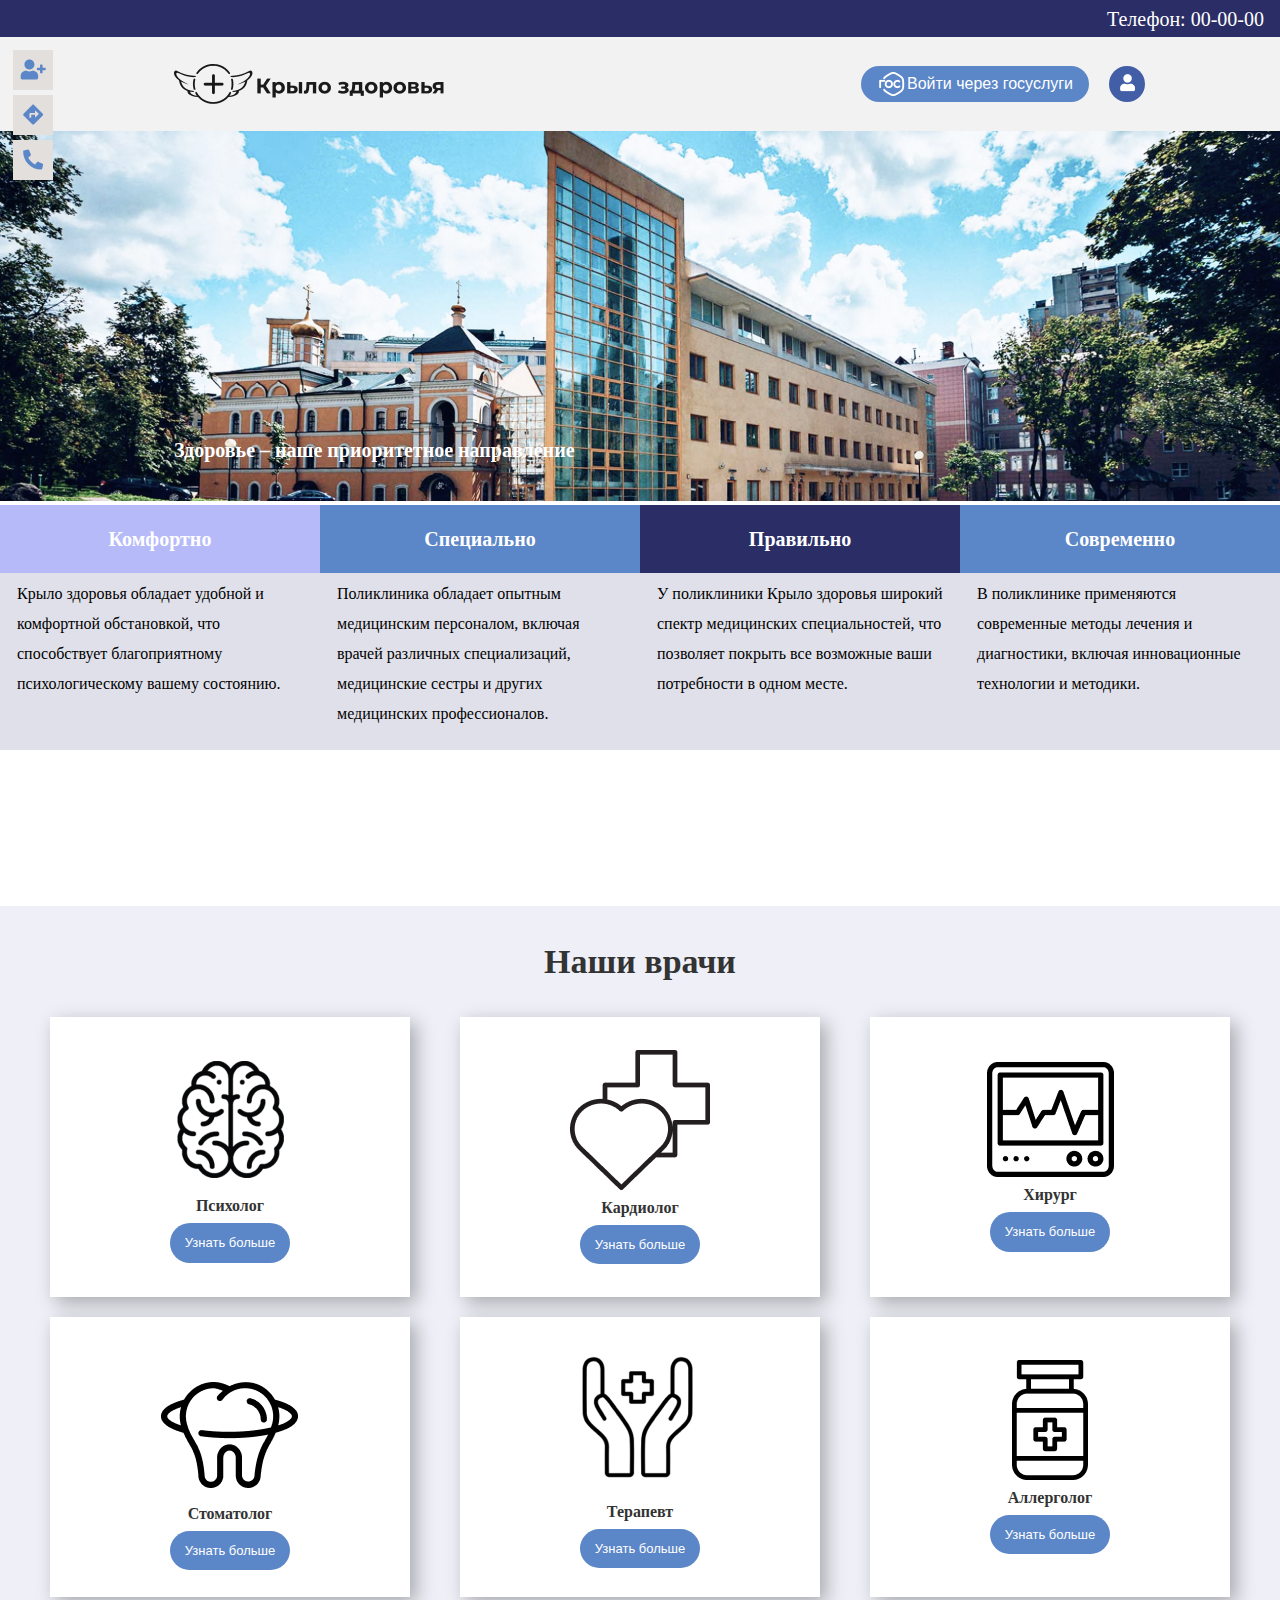
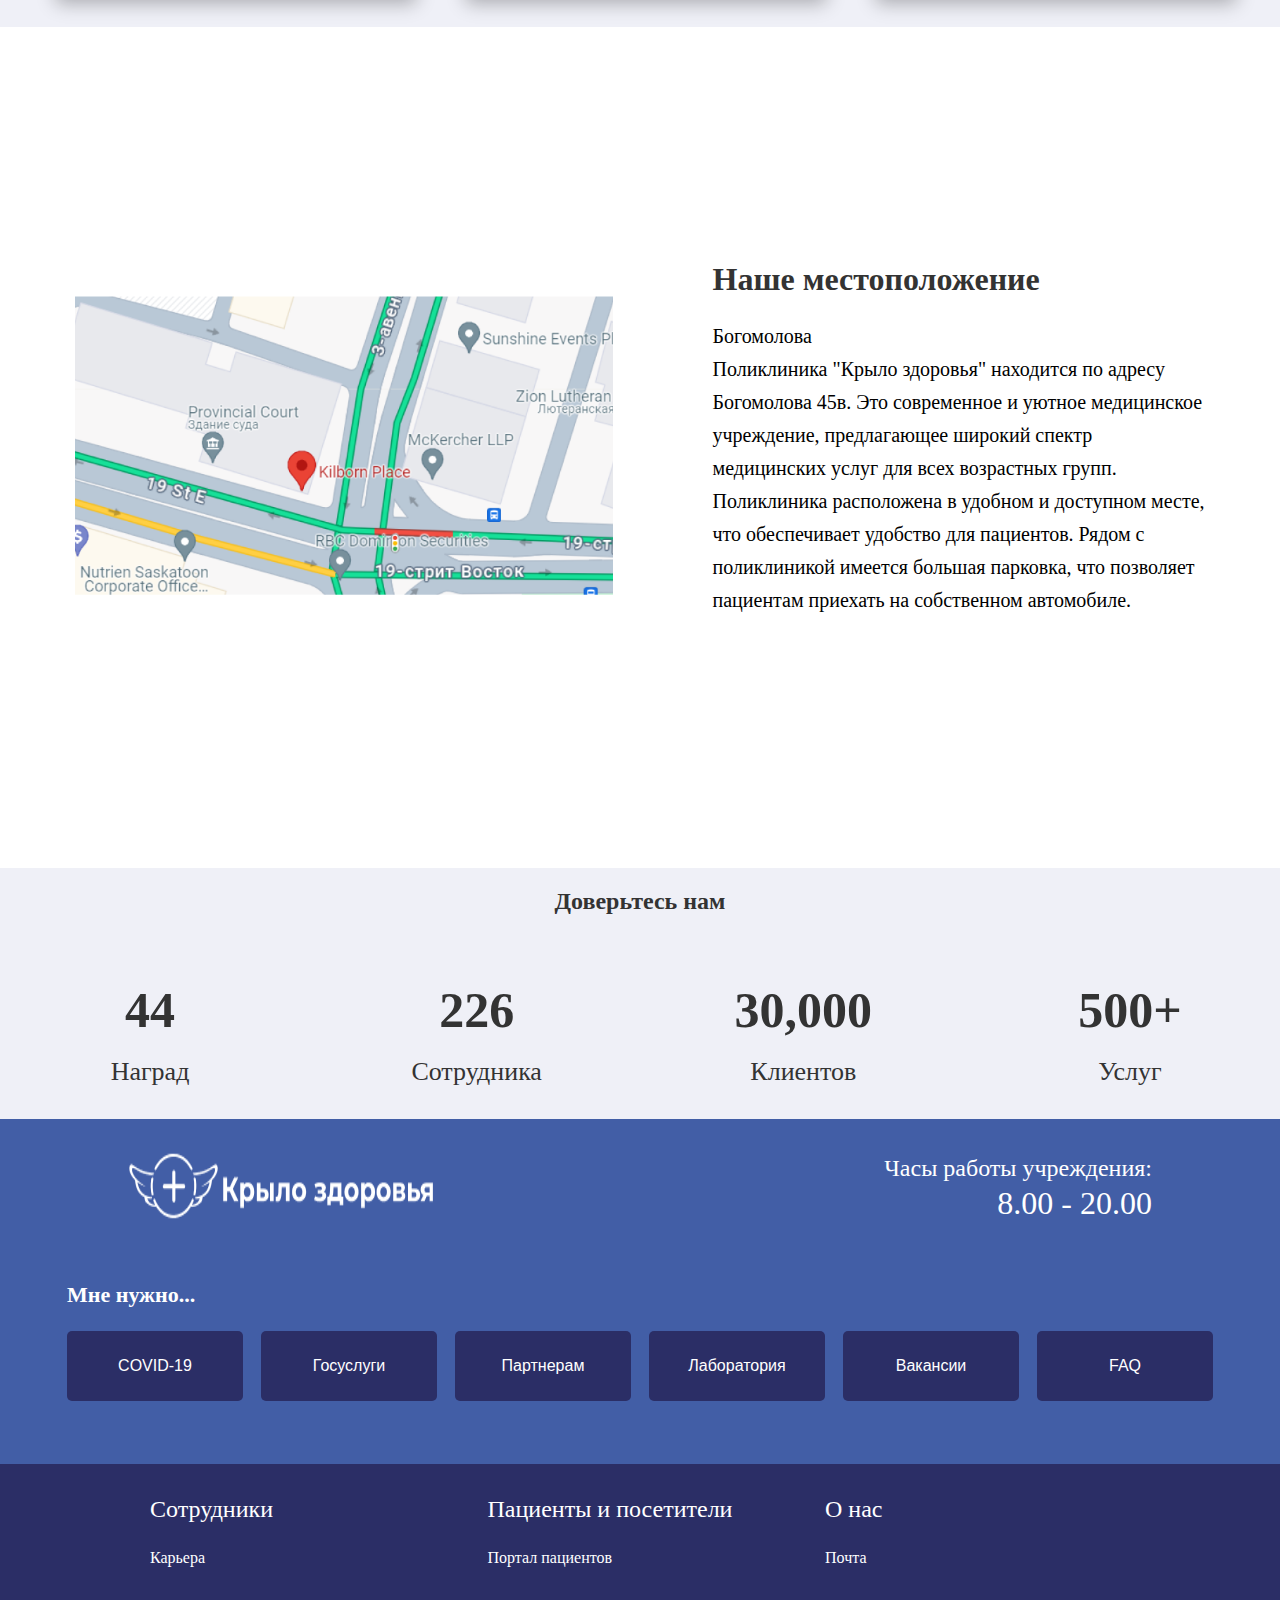
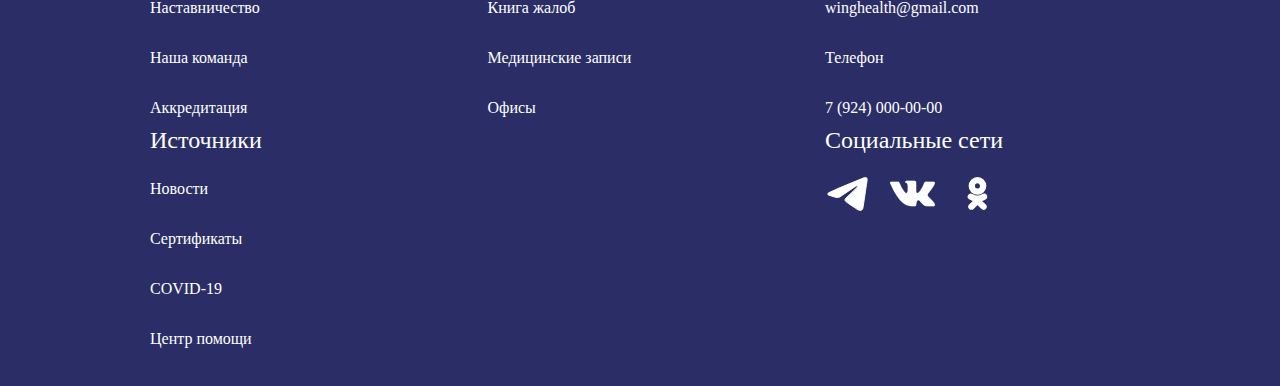
<file: код/index.html>
<!DOCTYPE html>
<html lang="en">
  <head>
    <meta charset="UTF-8" />
    <meta http-equiv="X-UA-Compatible" content="IE=edge" />
    <meta name="viewport" content="width=device-width, initial-scale=1.0" />
    <title>Крыло здоровья</title>
    <link rel="stylesheet" href="./style.css" />
    <link rel="stylesheet" href="./footer.css" />
    <link rel="stylesheet" href="./header.css" />
    <link rel="icon" href="./images/icooo.png" type="image/x-icon">
    <script src="./down1.js"></script>
  </head>
  <body>
    <div class="naviga">
      <img id="n1" src="./svg/запиь.svg">
      <img id="n2" src="./svg/place.svg">
      <img id="n3" src="./svg/calli.svg">
    </div>
    <header class="header">
      <div class="header__phone-number">
        <span>Телефон: 00-00-00</span>
      </div>
      <section class="header__buttons">
        <img class="header__logo" src="./images/logo.png" alt="error" />
        <section class="header__buttons__right">
          <button class="button header__gosu-login">
            <img src="./images/gosu.svg" alt="error" />
            Войти через госуслуги
          </button>
          <button class="button header__login">
            <img src="./images/account.png" alt="error" />
          </button>
        </section>
      </section>
    </header>

    <main class="main">
      <section class="main__first-screen">
        <section class="main__first-screen__top">
          <img src="./images/first_screen.jpg" alt="" />
          <h1>Здоровье – наше приоритетное направление</h1>
        </section>
        <section class="main__first-screen__bottom">
          <section class="bottom__block bottom__block--light-blue">
            <div class="bottom__block__header">
              <h2>Комфортно</h2>
            </div>
            <p>
              Крыло здоровья обладает удобной и комфортной обстановкой, что
              способствует благоприятному психологическому вашему состоянию.
            </p>
          </section>
          <section class="bottom__block bottom__block--blue">
            <div class="bottom__block__header">
              <h2>Специально</h2>
            </div>
            <p>
              Поликлиника обладает опытным медицинским персоналом, включая
              врачей различных специализаций, медицинские сестры и других
              медицинских профессионалов.
            </p>
          </section>
          <section class="bottom__block bottom__block--dark-blue">
            <div class="bottom__block__header">
              <h2>Правильно</h2>
            </div>
            <p>
              У поликлиники Крыло здоровья широкий спектр медицинских
              специальностей, что позволяет покрыть все возможные ваши
              потребности в одном месте.
            </p>
          </section>
          <section class="bottom__block bottom__block--blue">
            <div class="bottom__block__header">
              <h2>Современно</h2>
            </div>
            <p>
              В поликлинике применяются современные методы лечения и
              диагностики, включая инновационные технологии и методики.
            </p>
          </section>
        </section>
      </section>

      <section class="main__doctors">
        <h2>Наши врачи</h2>

        <div>
          <section class="doctors__block">
            <img src="./images/doctors/brain.png" alt="error" />
            <h3>Психолог</h3>
            <a href="./index2.html"><button class="button button--doctors">Узнать больше</button></a>
          </section>
          <section class="doctors__block">
            <img src="./images/doctors/heart.png" alt="error" />
            <h3>Кардиолог</h3>
            <button class="button button--doctors">Узнать больше</button>
          </section>
          <section class="doctors__block">
            <img src="./images/doctors/cardio.png" alt="error" />
            <h3>Хирург</h3>
            <button class="button button--doctors">Узнать больше</button>
          </section>
          <section class="doctors__block">
            <img src="./images/doctors/tooth.png" alt="error" />
            <h3>Стоматолог</h3>
            <button class="button button--doctors">Узнать больше</button>
          </section>
          <section class="doctors__block">
            <img src="./images/doctors/hands.png" alt="error" />
            <h3>Терапевт</h3>
            <button class="button button--doctors">Узнать больше</button>
          </section>
          <section class="doctors__block">
            <img src="./images/doctors/pills.png" alt="error" />
            <h3>Аллерголог</h3>
            <button class="button button--doctors">Узнать больше</button>
          </section>
        </div>
      </section>

      <section class="main__map">
        <section class="main__map__left">
          <img src="./images/map.png" alt="error" />
        </section>
        <section class="main__map__right">
          <h2>Наше местоположение</h2>
          <p>
            Богомолова<br />Поликлиника "Крыло здоровья" находится по адресу
            Богомолова 45в. Это современное и уютное медицинское учреждение,
            предлагающее широкий спектр медицинских услуг для всех возрастных
            групп. Поликлиника расположена в удобном и доступном месте, что
            обеспечивает удобство для пациентов. Рядом с поликлиникой имеется
            большая парковка, что позволяет пациентам приехать на собственном
            автомобиле.
          </p>
        </section>
      </section>

      <section class="main__last-screen">
        <h2>Доверьтесь нам</h2>

        <section class="last-screen__buttom">
          <section>
            <h3>44</h3>
            <span>Наград</span>
          </section>
          <section>
            <h3>226</h3>
            <span>Сотрудника</span>
          </section>
          <section>
            <h3>30,000</h3>
            <span>Клиентов</span>
          </section>
          <section>
            <h3>500+</h3>
            <span>Услуг</span>
          </section>
        </section>
      </section>
    </main>

    <footer class="footer">
      <section class="footer__needs">
        <secction class="footer__needs__top">
          <img src="./images/logo_white.png" alt="error" />
          <div>
            <span>Часы работы учреждения:</span>
            <h3>8.00 - 20.00</h3>
          </div>
        </secction>
        <secction class="footer__needs__buttom">
          <h3>Мне нужно...</h3>
          <nav>
            <button class="button button--footer">COVID-19</button>
            <button class="button button--footer">Госуслуги</button>
            <button class="button button--footer">Партнерам</button>
            <button class="button button--footer">Лаборатория</button>
            <button class="button button--footer">Вакансии</button>
            <button class="button button--footer">FAQ</button>
          </nav>
          <div class="line"></div>
        </secction>
      </section>
      <section class="footer__links">
        <section class="links__block">
          <h3>Сотрудники</h3>
          <a href="">Карьера</a>
          <a href="">Наставничество</a>
          <a href="">Наша команда</a>
          <a href="">Аккредитация</a>
        </section>
        <section class="links__block">
          <h3>Пациенты и посетители</h3>
          <a href="">Портал пациентов</a>
          <a href="">Книга жалоб</a>
          <a href="">Медицинские записи</a>
          <a href="">Офисы</a>
        </section>
        <section class="links__block">
          <h3>О нас</h3>
          <span>Почта</span>
          <a href="">winghealth@gmail.com</a>
          <span>Телефон</span>
          <a href="">7 (924) 000-00-00</a>
        </section>
        <section class="links__block">
          <h3>Источники</h3>
          <a href="">Новости</a>
          <a href="">Сертификаты</a>
          <a href="">COVID-19</a>
          <a href="">Центр помощи</a>
        </section>
        <section class="links__block">
          <h3>Социальные сети</h3>
          <nav>
            <img src="./images/tg.svg" alt="error" />
            <img src="./images/vk.svg" alt="error" />
            <img src="./images/ok.svg" alt="error" />
          </nav>
        </section>
      </section>
    </footer>
  </body>
</html>
</file>
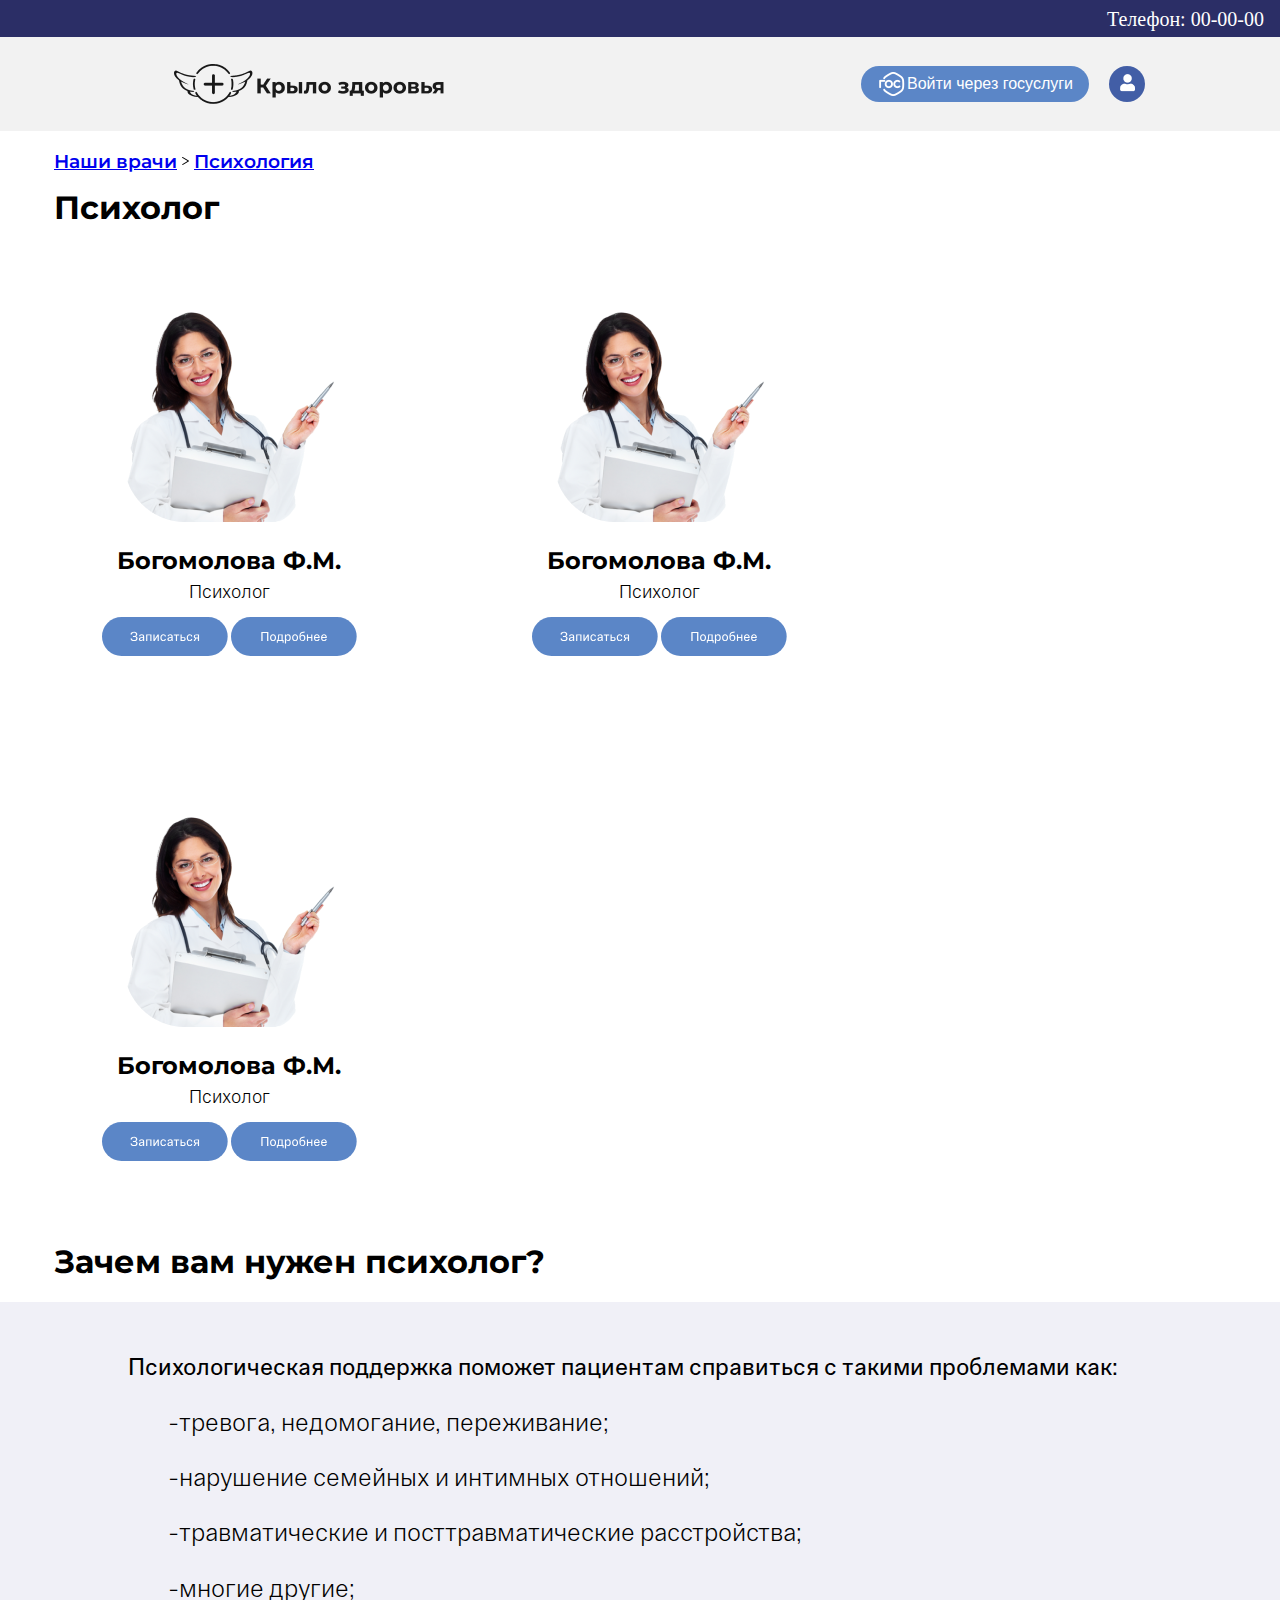
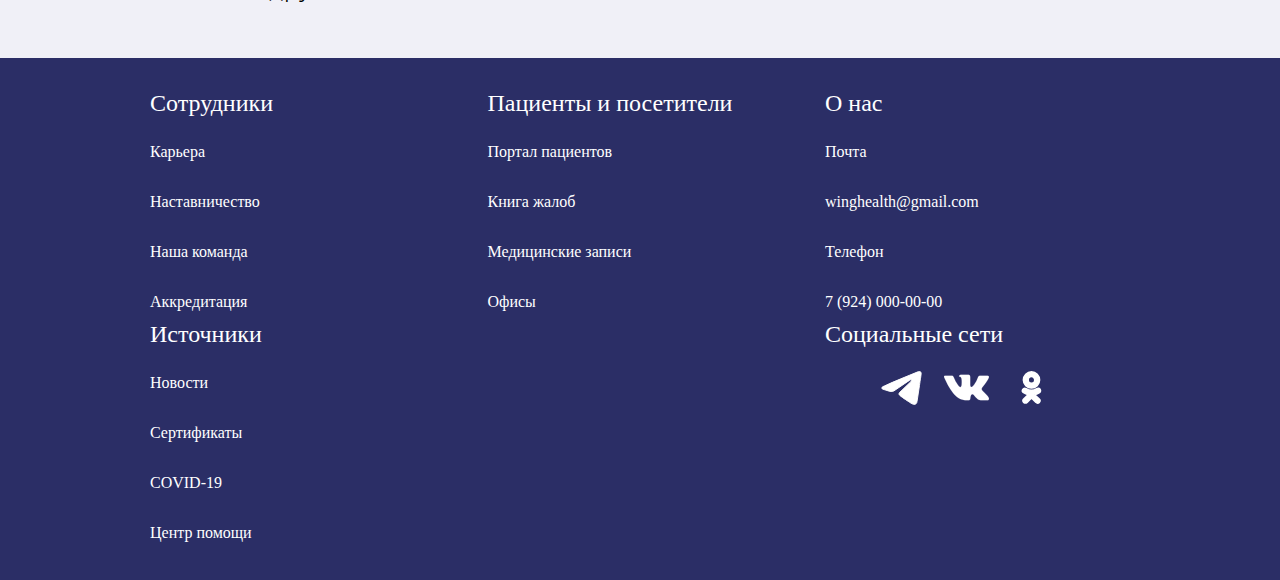
<file: код/index2.html>
<!DOCTYPE html>
<html lang="ru">
<head>
    <meta charset="UTF-8">
    <meta name="viewport" content="width=device-width, initial-scale=1.0">
    <title>Психология</title>
    <link rel="stylesheet" href="./style2.css">
    <link rel="stylesheet" href="./footer.css" />
    <link rel="stylesheet" href="./header.css" />
    <link rel="icon" href="./images/icooo.png" type="image/x-icon">
</head>
<body>
  <header class="header">
    <div class="header__phone-number">
      <span>Телефон: 00-00-00</span>
    </div>
    <section class="header__buttons">
      <img class="header__logo" src="./images/logo.png" alt="error" />
      <section class="header__buttons__right">
        <button class="button header__gosu-login">
          <img src="./images/gosu.svg" alt="error" />
          Войти через госуслуги
        </button>
        <button class="button header__login">
          <img src="./images/account.png" alt="error" />
        </button>
      </section>
    </section>
  </header>
    
    <main>
        <nav>
          <a href="./index.html"><h3>Наши врачи</h3></a>
            <img src="./svg/arrow.svg">
            <a href="./index2.html"><h3>Психология</h3></a>
        </nav>
        <div class="Main_span">
            <h1>Психолог</h1>
        </div>
        <div class="doctors">
            <div class="doctors_one">
                <div class="doctors_one__image">
                  <a href="./index3.html"><img src="./images/dr.png"></a>
                </div>
                <div class="doctors_one__spans">
                    <h2>Богомолова Ф.М.</h2>
                    <p id="psy">Психолог</p>
                </div>
                <div class="doctors_one__buttons">
                    <img src="./svg/write.svg" id="button">
                    <img src="./svg/more.svg" id="button">
                </div>
            </div>
            <div class="doctors_two">
                <div class="doctors_two__image">
                  <a href="./index3.html"><img src="./images/dr.png"></a>
                </div>
                <div class="doctors_two__spans">
                    <h2>Богомолова Ф.М.</h2>
                    <p id="psy">Психолог</p>
                </div>
                <div class="doctors_two__buttons">
                    <img src="./svg/write.svg" id="button">
                    <img src="./svg/more.svg" id="button">
                </div>
            </div>
            <div class="doctors_three">
                <div class="doctors_three__image">
                  <a href="./index3.html"><img src="./images/dr.png"></a>
                </div>
                <div class="doctors_three__spans">
                    <h2>Богомолова Ф.М.</h2>
                    <p id="psy">Психолог</p>
                </div>
                <div class="doctors_three__buttons">
                    <img src="./svg/write.svg" id="button">
                    <img src="./svg/more.svg" id="button">
                </div>
            </div>
        </div>
        <div class="Main1">
            <div class="Main1_span1">
                <h1>Зачем вам нужен психолог?</h1>
            </div>
            <div class="Main1_why">
                <h2 id="bigtext">Психологическая поддержка поможет пациентам справиться с такими проблемами как:</h2>
                <div class="Main1_why__order">
                    <ul>-тревога, недомогание, переживание;</ul>
                    <ul>-нарушение семейных и интимных отношений; </ul>
                    <ul>-травматические и посттравматические расстройства;</ul>
                    <ul>-многие другие;</ul>
                </div>
            </div>
        </div>
    </main>

    <footer class="footer">
        <section class="footer__links">
          <section class="links__block">
            <h3>Сотрудники</h3>
            <a href="">Карьера</a>
            <a href="">Наставничество</a>
            <a href="">Наша команда</a>
            <a href="">Аккредитация</a>
          </section>
          <section class="links__block">
            <h3>Пациенты и посетители</h3>
            <a href="">Портал пациентов</a>
            <a href="">Книга жалоб</a>
            <a href="">Медицинские записи</a>
            <a href="">Офисы</a>
          </section>
          <section class="links__block">
            <h3>О нас</h3>
            <span>Почта</span>
            <a href="">winghealth@gmail.com</a>
            <span>Телефон</span>
            <a href="">7 (924) 000-00-00</a>
          </section>
          <section class="links__block">
            <h3>Источники</h3>
            <a href="">Новости</a>
            <a href="">Сертификаты</a>
            <a href="">COVID-19</a>
            <a href="">Центр помощи</a>
          </section>
          <section class="links__block">
            <h3>Социальные сети</h3>
            <nav>
              <img src="./images/tg.svg" alt="error" />
              <img src="./images/vk.svg" alt="error" />
              <img src="./images/ok.svg" alt="error" />
            </nav>
          </section>
        </section>
      </footer>
</body>
</html>
</file>
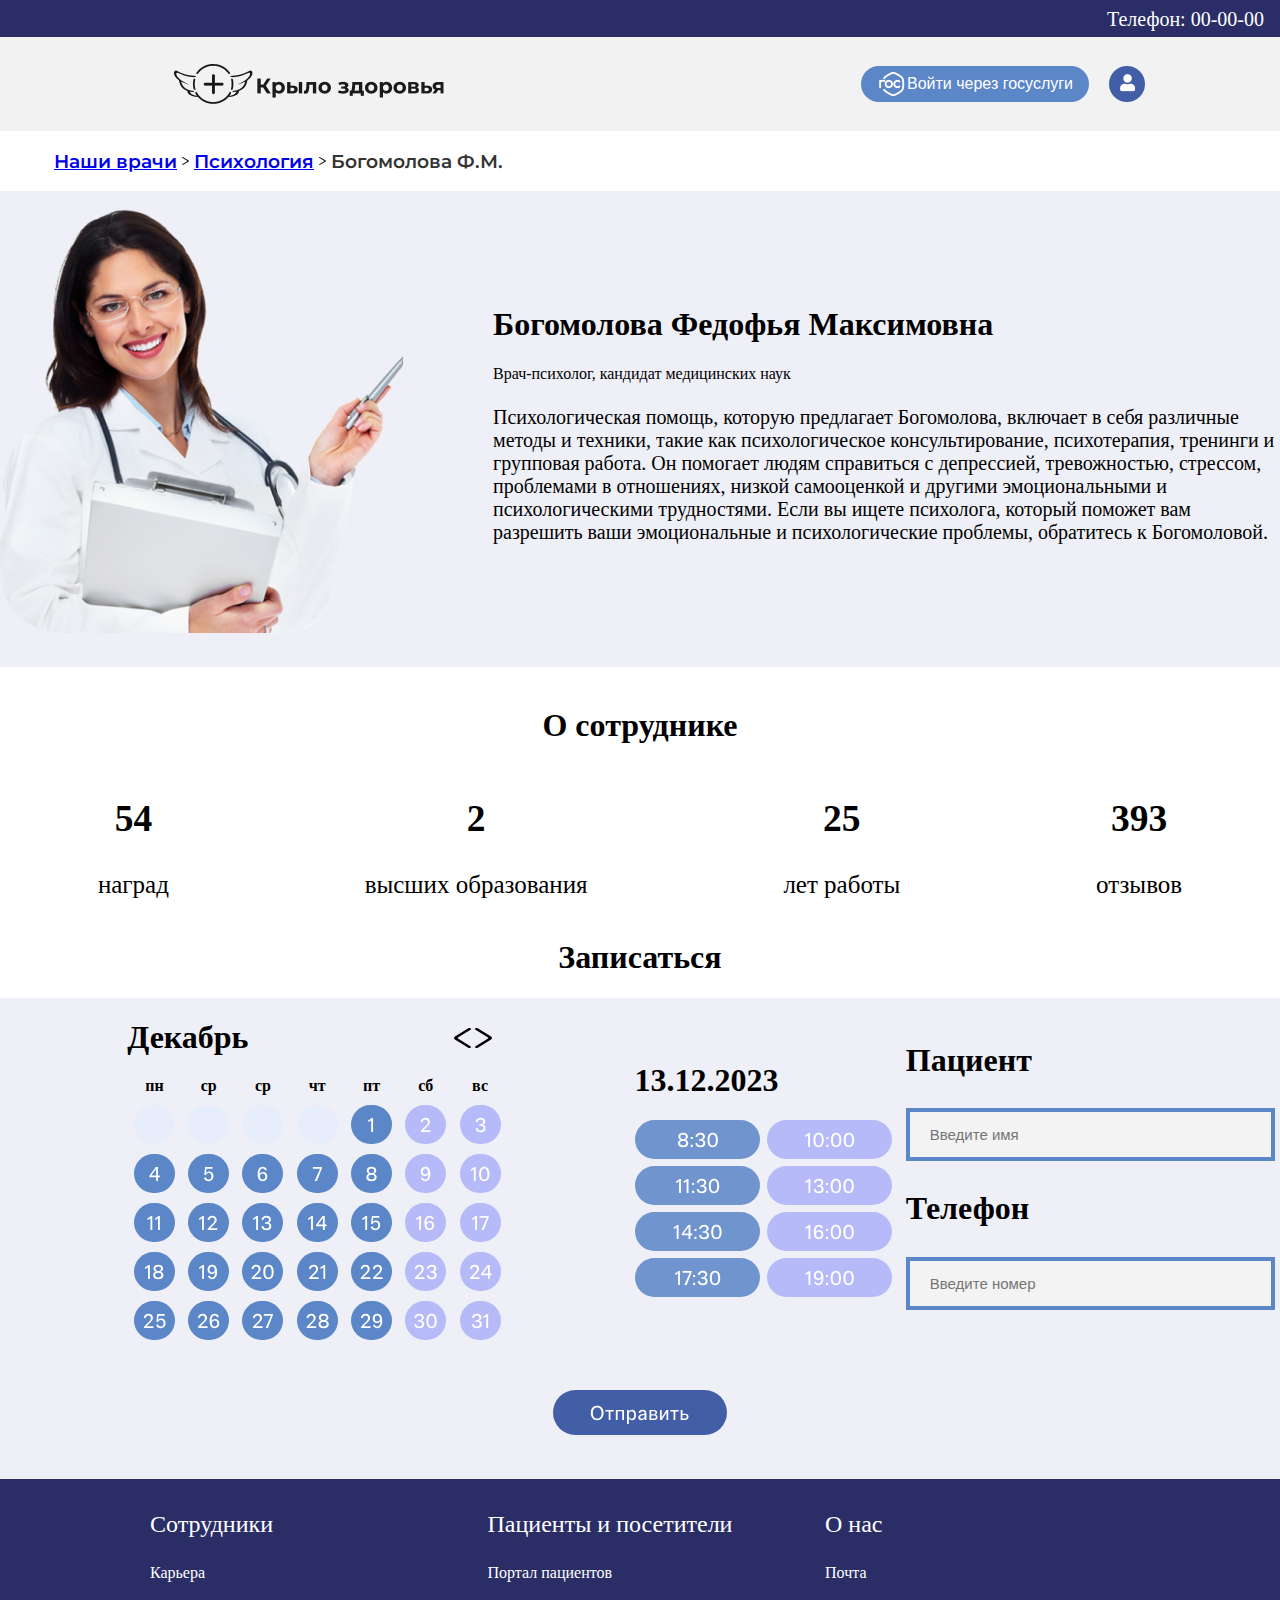
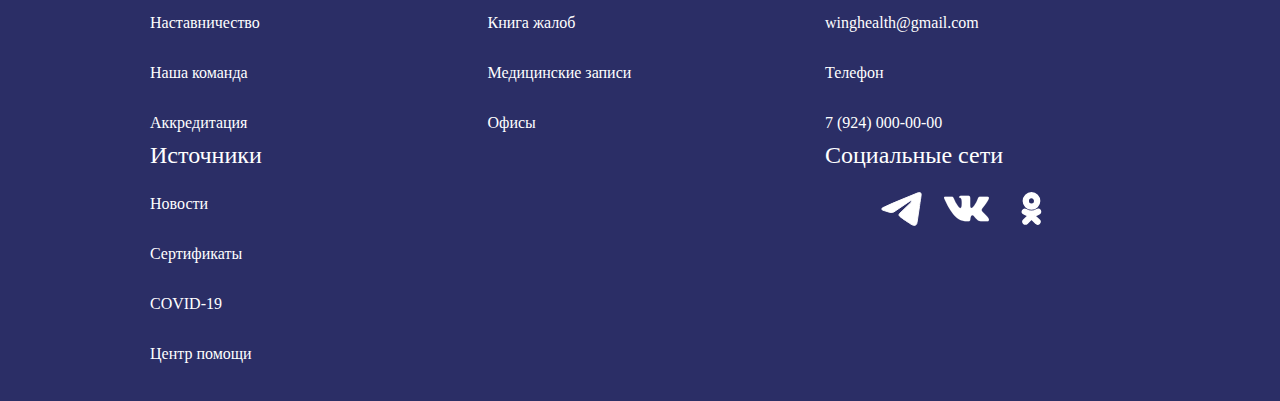
<file: код/index3.html>
<!DOCTYPE html>
<html lang="en">
<head>
    <meta charset="UTF-8">
    <meta name="viewport" content="width=device-width, initial-scale=1.0">
    <title>Богомолова Ф.М.</title>
    <link rel="stylesheet" href="./style3.css">
    <link rel="stylesheet" href="./footer.css" />
    <link rel="stylesheet" href="./header.css" />
    <link rel="icon" href="./images/icooo.png" type="image/x-icon">
    <script>
        window.addEventListener("DOMContentLoaded", function() {
          [].forEach.call( document.querySelectorAll('.tel'), function(input) {
            var keyCode;
            function mask(event) {
              event.keyCode && (keyCode = event.keyCode);
              var pos = this.selectionStart;
              if (pos < 3) event.preventDefault();
              var matrix = "+7 (___) ___ ____",
                  i = 0,
                  def = matrix.replace(/\D/g, ""),
                  val = this.value.replace(/\D/g, ""),
                  new_value = matrix.replace(/[_\d]/g, function(a) {
                      return i < val.length ? val.charAt(i++) : a
                  });
              i = new_value.indexOf("_");
              if (i != -1) {
                  i < 5 && (i = 3);
                  new_value = new_value.slice(0, i)
              }
              var reg = matrix.substr(0, this.value.length).replace(/_+/g,
                  function(a) {
                      return "\\d{1," + a.length + "}"
                  }).replace(/[+()]/g, "\\$&");
              reg = new RegExp("^" + reg + "$");
              if (!reg.test(this.value) || this.value.length < 5 || keyCode > 47 && keyCode < 58) {
                this.value = new_value;
              }
              if (event.type == "blur" && this.value.length < 5) {
                this.value = "";
              }
            }
        
            input.addEventListener("input", mask, false);
            input.addEventListener("focus", mask, false);
            input.addEventListener("blur", mask, false);
            input.addEventListener("keydown", mask, false);
        
          });
        
        });</script>
    
</head>
<body>
    <header class="header">
        <div class="header__phone-number">
          <span>Телефон: 00-00-00</span>
        </div>
        <section class="header__buttons">
          <img class="header__logo" src="./images/logo.png" alt="error" />
          <section class="header__buttons__right">
            <button class="button header__gosu-login">
              <img src="./images/gosu.png" alt="error" />
              Войти через госуслуги
            </button>
            <button class="button header__login">
              <img src="./images/account.png" alt="error" />
            </button>
          </section>
        </section>
      </header>
    <main>
        <nav>
            <a href="./index.html"><h3>Наши врачи</h3></a>
            <img src="./svg/arrow.svg">
            <a href="./index2.html"><h3>Психология</h3></a>
            <img src="./svg/arrow.svg">
            <h3>Богомолова Ф.М.</h3>
        </nav>
        <div class="main_info"> 
            <div class="main_info-photo" id="main_info-photo">
                <img src="./images/dr1.png" id="kek">
            </div>
            <div class="main_info-text">
                <h1>Богомолова Федофья Максимовна</h1>
                <span>Врач-психолог, кандидат медицинских наук</span>
            
                <span id="most-text"><br />Психологическая помощь, которую предлагает Богомолова, включает в себя различные методы и техники, такие как психологическое консультирование, психотерапия, тренинги и групповая работа. Он помогает людям справиться с депрессией, тревожностью, стрессом, проблемами в отношениях, низкой самооценкой и другими эмоциональными и психологическими трудностями.
                Если вы ищете психолога, который поможет вам разрешить ваши эмоциональные и психологические проблемы, обратитесь к Богомоловой.<br /></span>
            </div>
        </div>
        <h1 id="special">О сотруднике</h1>
        <div id="doctor">
            <div class="doctor1">
                <h2>54</h2>
                <span>наград</span>
            </div>
            <div class="doctor2">
                <h2>2</h2>
                <span>высших образования</span>
            </div>
            <div class="doctor3">
                <h2>25</h2>
                <span>лет работы</span>
            </div>
            <div class="doctor4">
                <h2>393</h2>
                <span>отзывов</span>
            </div>
        </div>
        <h1 id="special">Записаться</h1>
        <div class="write">
            <div class="write_calendar">
                <div class="write_calendar__topic">
                    <h1 id="month">Декабрь</h1>
                    <div class="write_calendar__2">
                        <img src="./svg/arrowl.svg">
                        <img src="./svg/arrowr.svg">
                    </div>
                </div>
                <div class="write_calendar__days">
                    <div class="write_calendar__days1">
                        <b>пн</b>
                        <img src="./svg/month/empty.svg">
                        <img src="./svg/month/4.svg">
                        <img src="./svg/month/11.svg">
                        <img src="./svg/month/18.svg">
                        <img src="./svg/month/25.svg">
                    </div>
                    <div class="write_calendar__days2">
                        <b>ср</b>
                        <img src="./svg/month/empty.svg">
                        <img src="./svg/month/5.svg">
                        <img src="./svg/month/12.svg">
                        <img src="./svg/month/19.svg">
                        <img src="./svg/month/26.svg">
                    </div>
                    <div class="write_calendar__days3">
                        <b>ср</b>
                        <img src="./svg/month/empty.svg">
                        <img src="./svg/month/6.svg">
                        <img src="./svg/month/13.svg">
                        <img src="./svg/month/20.svg">
                        <img src="./svg/month/27.svg">
                    </div>
                    <div class="write_calendar__days4">
                        <b>чт</b>
                        <img src="./svg/month/empty.svg">
                        <img src="./svg/month/7.svg">
                        <img src="./svg/month/14.svg">
                        <img src="./svg/month/21.svg">
                        <img src="./svg/month/28.svg">
                    </div>
                    <div class="write_calendar__days5">
                        <b>пт</b>
                        <img src="./svg/month/1.svg">
                        <img src="./svg/month/8.svg">
                        <img src="./svg/month/15.svg">
                        <img src="./svg/month/22.svg">
                        <img src="./svg/month/29.svg">
                    </div>
                    <div class="write_calendar__days6">
                        <b>cб</b>
                        <img src="./svg/month/2.svg">
                        <img src="./svg/month/9.svg">
                        <img src="./svg/month/16.svg">
                        <img src="./svg/month/23.svg">
                        <img src="./svg/month/30.svg">
                    </div>
                    <div class="write_calendar__days7">
                        <b>вс</b>
                        <img src="./svg/month/3.svg">
                        <img src="./svg/month/10.svg">
                        <img src="./svg/month/17.svg">
                        <img src="./svg/month/24.svg">
                        <img src="./svg/month/31.svg">
                    </div>
                </div>
            </div>
            <div class="write_time">
                <div class="write_time__topic">
                    <h1>13.12.2023</h1>
                </div>
                <div class="write_time__columns">
                    <div class="write_time__columns1">
                        <img src="./svg/time/t1.svg">
                        <img src="./svg/time/t12.svg">
                        <img src="./svg/time/t13.svg">
                        <img src="./svg/time/t14.svg">
                    </div>
                    <div class="write_time__columns2">
                        <img src="./svg/time/t21.svg">
                        <img src="./svg/time/t22.svg">
                        <img src="./svg/time/t23.svg">
                        <img src="./svg/time/t24.svg">
                    </div>
                </div>
            </div>
            <div class="write_input">
                <div class="write_input__1">
                    <h1>Пациент</h1>
                    <input type="text" required placeholder="Введите имя" id="input1">
                </div>
                <div class="write_input__1">
                    <h1>Телефон</h1>
                    <input  required placeholder="Введите номер" value="" class="tel">
                </div>
            </div>
            
        </div><div class="write_sendme">
            <a href="./index3.html"><img src="./svg/send1.svg"></a>
            </div>
        <footer class="footer">
            <section class="footer__links">
            <section class="links__block">
                <h3>Сотрудники</h3>
                <a href="">Карьера</a>
                <a href="">Наставничество</a>
                <a href="">Наша команда</a>
                <a href="">Аккредитация</a>
            </section>
            <section class="links__block">
                <h3>Пациенты и посетители</h3>
                <a href="">Портал пациентов</a>
                <a href="">Книга жалоб</a>
                <a href="">Медицинские записи</a>
                <a href="">Офисы</a>
            </section>
            <section class="links__block">
                <h3>О нас</h3>
                <span>Почта</span>
                <a href="">winghealth@gmail.com</a>
                <span>Телефон</span>
                <a href="">7 (924) 000-00-00</a>
            </section>
            <section class="links__block">
                <h3>Источники</h3>
                <a href="">Новости</a>
                <a href="">Сертификаты</a>
                <a href="">COVID-19</a>
                <a href="">Центр помощи</a>
            </section>
            <section class="links__block">
                <h3>Социальные сети</h3>
                <nav>
                <img src="./images/tg.svg" alt="error" />
                <img src="./images/vk.svg" alt="error" />
                <img src="./images/ok.svg" alt="error" />
                </nav>
            </section>
            </section>
        </footer>
    </main>
</body>
</html>
</file>
<file: код/style.css>
body {
  margin: 0;
  font-family: Montserrat;
  min-width: 680px;
}

.button {
  transition: all 0.05s;
}

.button:hover {
  background-color: #b6baf9;
}

.button:active {
  transform: scale(0.98, 0.98);
}

.button--doctors {
  height: 39.08px;
  border-radius: 30px;
  box-sizing: border-box;
  padding: 0 15px;
  border: 0;
  background: #5b86c7;
  color: #fff;
  font-size: 13px;
  font-weight: 300;
  line-height: 29px;
  letter-spacing: 0em;
  text-align: center;
}

main {
  display: flex;
  flex-direction: column;
  gap: 156px;
}
.main__first-screen {
  width: 100%;
  display: flex;
  flex-direction: column;
}

.main__first-screen__top {
  width: 100%;
  height: min-content;
  overflow: hidden;
  min-height: 204px;
}

.main__first-screen__top img {
  width: 100%;
  height: auto;
  min-height: 204px;
}

h1 {
  position: relative;
  top: -80px;
  margin: 0;
  width: 536px;
  height: 0px;
  width: 100%;

  font-family: Montserrat;
  color: #fff;
  font-size: 20px;
  font-weight: 700;
  line-height: 51px;
  letter-spacing: 0em;
  text-align: center;
}

.main__first-screen__bottom {
  height: fit-content;
  width: 100%;
  display: flex;
  flex-wrap: wrap;
  background: #b2b1cb66;
}

.bottom__block {
  width: 50%;
  min-height: 245px;
  height: fit-content;
  display: flex;
  flex-direction: column;
}

.bottom__block p {
  margin: 6px 17px;
  font-size: 16px;
  font-weight: 300;
  line-height: 30px;
  letter-spacing: 0em;
  text-align: left;
}

.bottom__block--light-blue .bottom__block__header {
  background-color: #b6baf9;
}

.bottom__block--blue .bottom__block__header {
  background: #5b86c7;
}

.bottom__block--dark-blue .bottom__block__header {
  background: #2b2e66;
}

.bottom__block__header {
  height: 68px;
  margin: 0;
  display: flex;
  text-align: center;
  justify-content: center;
  align-items: center;
}

.bottom__block__header h2 {
  height: fit-content;
  margin: 0;
  font-size: 20px;
  font-weight: 700;
  line-height: 51px;
  letter-spacing: 0em;
  text-align: center;
  color: #fff;
}

.main__doctors {
  background-color: #eff0f7;
  color: #333333;
  display: flex;
  flex-direction: column;
  align-items: center;
}

.main__doctors h2 {
  margin: 30px;
  margin-bottom: 0;
  font-size: 34px;
  font-weight: 700;
  line-height: 51px;
  letter-spacing: 0em;
  text-align: center;
}

.main__doctors h3 {
  margin: 0;
  font-size: 16px;
  font-weight: 700;
  line-height: 35px;
  letter-spacing: 0em;
  text-align: center;
}

.main__doctors div {
  width: 100%;
  max-width: 1240px;
  gap: 20px;
  display: flex;
  flex-direction: row;
  flex-wrap: wrap;
  justify-content: space-between;
  box-sizing: border-box;
  padding: 30px;
}

.doctors__block {
  display: flex;
  flex-direction: column;
  width: 300px;
  height: 230px;
  background-color: #fff;
  box-shadow: 6px 6px 18px 0px #0000004d;
  align-items: center;
  justify-content: center;
}
.main__map {
  display: flex;
  flex-direction: column;
  align-items: center;
  text-align: center;
  justify-content: center;
}

.main__map img {
  width: 593px;
  height: auto;
}

.main__map p {
  font-size: 20px;
  font-weight: 300;
  line-height: 33px;
  letter-spacing: 0em;
  max-width: 700px;
  min-width: 300px;
}

.main__map h2 {
  margin: 0;
  font-size: 32px;
  font-weight: 700;
  line-height: 42px;
  letter-spacing: 0em;
  color: #333333;
}

.main__last-screen {
  background-color: #eff0f7;
  color: #333333;
  display: flex;
  flex-direction: column;
  align-items: center;
}

.main__last-screen h3 {
  margin: 0;
  font-size: 50px;
  font-weight: 600;
  line-height: 90px;
  letter-spacing: 0em;
  text-align: center;
}

.main__last-screen span {
  font-size: 26px;
  font-weight: 300;
  line-height: 34px;
  letter-spacing: 0em;
  text-align: center;
}

.last-screen__buttom {
  width: 100%;
  max-width: 1240px;
  gap: 20px;
  display: flex;
  flex-direction: row;
  flex-wrap: wrap;
  justify-content: space-between;
  box-sizing: border-box;
  padding: 30px;
}

.last-screen__buttom section {
  display: flex;
  flex-direction: column;
  justify-content: center;
  align-items: center;
  width: 200px;
}
.naviga{
  display: none;
}
@media screen and (min-width: 1000px) {
  
.naviga{
  position: fixed;
  overflow: auto;
  display: flex;
  flex-direction: column;
  gap: 5px;
  margin-left: 1%;
  margin-top: 50px;
}
#n1:hover{
  filter: brightness(105%);
}
#n2:hover{
  filter: brightness(105%);
}
#n3:hover{
  filter: brightness(105%);
}
#n1:active{
  transform: scale(0.8, 0.8);
}
#n2:active{
  transform: scale(0.8, 0.8);
}
#n3:active{
  transform: scale(0.8, 0.8);
}
  .bottom__block {
    width: 25%;
    height: fit-content;
  }

  h1 {
    margin-left: 174px;
    text-align: left;
  }

  .doctors__block {
    width: 360px;
    height: 280px;
  }

  .main__map {
    flex-direction: row;
    margin: 75px;
    text-align: left;
    gap: 100px;
  }
  .main__map__left {
    max-width: 50%;
  }

  .main__map img {
    width: 100%;
  }
}

@keyframes scrollAnimation {
  0% {
      transform: translateY(0);
      opacity: 0;
  }
  100% {
      transform: translateY(0);
      opacity: 1;
  }
}

.main__doctors,img{
  animation: scrollAnimation 1s ease-out;
}
</file>
<file: код/footer.css>
.footer {
  display: flex;
  flex-direction: column;
  width: 100%;
}

.footer__needs {
  align-items: center;
  justify-content: center;
  min-height: 345px;
  height: fit-content;
  background-color: #425ea6;
  display: flex;
  flex-direction: column;
  justify-content: space-between;
}

.footer__needs__top {
  display: flex;
  flex-direction: row;
  width: 80%;
  justify-content: space-between;
  margin-top: 32px;
}

.footer__needs__top div {
  text-align: end;
  color: #fff;
}

.footer__needs__top div span {
  font-size: 24px;
  font-weight: 400;
  line-height: 35px;
  letter-spacing: 0em;
  text-align: right;
}

.footer__needs__top div h3 {
  margin: 0;
  font-size: 32px;
  font-weight: 400;
  line-height: 35px;
  letter-spacing: 0em;
  text-align: right;
}

.footer__needs__buttom {
  width: fit-content;
  max-width: 90%;
  display: flex;
  flex-direction: column;
}

.footer__needs__buttom nav {
  display: flex;
  flex-wrap: wrap;
  gap: 18px;
  margin-bottom: 63px;
}

.footer__needs__buttom nav button {
  width: 176px;
  height: 70px;
  background-color: #2b2e66;
  color: #fff;
  border: 0;
  border-radius: 5px;

  font-size: 16px;
  font-weight: 400;
  line-height: 22px;
  letter-spacing: 0em;
  text-align: center;
}

.footer__needs__buttom h3 {
  color: #fff;
  font-size: 22px;
  font-weight: 700;
  line-height: 29px;
  letter-spacing: 0em;
  text-align: left;
}

.footer__links {
  min-height: 346px;
  height: fit-content;
  background-color: #2b2e66;
  display: flex;
  flex-direction: row;
  flex-wrap: wrap;
  justify-content: space-between;
  box-sizing: border-box;
  padding: 30px 20px;
}

.links__block {
  width: 45%;
  display: flex;
  flex-direction: column;
  gap: 15px;
}

.links__block h3 {
  margin: 0;
  font-size: 24px;
  font-weight: 500;
  line-height: 31px;
  letter-spacing: 0em;
  text-align: left;
  color: #fff;
}

.links__block a,
.links__block span {
  margin: 0;
  font-size: 16px;
  font-weight: 300;
  line-height: 35px;
  letter-spacing: 0em;
  text-align: left;
  color: #fff;
  text-decoration: none;
}

.links__block img {
  height: auto;
  width: 45px;
  color: #fff;
}

.links__block nav {
  display: flex;
  flex-direction: row;
  gap: 20px;
}

@media screen and (min-width: 850px) {
  .footer__links {
    padding: 30px 150px;
  }

  .links__block {
    width: 305px;
  }
}
</file>
<file: код/header.css>
.header {
  display: flex;
  flex-direction: column;
  margin: 0;
  width: 100%;
  flex-shrink: 0;
}

.header__phone-number {
  height: 37px;
  background-color: #2b2e66;
  display: flex;
  justify-content: end;
  align-items: center;
}

.header__phone-number span {
  margin-right: 16px;
  font-size: 20px;
  font-weight: 300;
  line-height: 14px;
  letter-spacing: 0em;
  text-align: right;

  color: #ffffff;
}

.header__buttons {
  box-sizing: border-box;
  padding: 0 20px;
  height: 94px;
  background-color: #f2f2f2;
  display: flex;
  flex-direction: row;
  align-items: center;
  justify-content: space-between;
}

.header__gosu-login {
  display: flex;
  align-items: center;
  justify-content: center;
  color: #fff;
  font-size: 16px;
  font-weight: 300;
  line-height: 14px;
  letter-spacing: 0em;
  text-align: right;
}

.header__buttons__right {
  display: flex;
  flex-direction: row;
  align-items: center;
  gap: 20px;
}

.header__gosu-login {
  width: 228px;
  height: 36px;
  border-radius: 30px;
  border: 0;
  background-color: #5b86c7;
}

.header__login {
  width: 36px;
  height: 36px;
  border-radius: 30px;
  border: 0;
  background-color: #425ea6;
}

@media screen and (min-width: 850px) {
  .header__logo {
    margin-left: 174px;
  }

  .header__buttons__right {
    margin-right: 135px;
  }

  .header__buttons {
    padding: 0;
  }
}
</file>
<file: код/style2.css>
@font-face{
    font-family: MonsterattS;
    src: url("./fonts/Montserrat-SemiBold.ttf");
}
@font-face {
    font-family: MonsterattB;
    src: url("./fonts/Montserrat-Bold.ttf");
}
@font-face{
    font-family: FounderR;
    src: url("./fonts/Founder-Regular-BF64d30a7d71317.otf");
}
@font-face {
    font-family: FounderL;
    src: url('./fonts/Founder-Light-BF64d30a7d65af2.otf');
}
html{
    min-width: 680px;
}
body {
    font-family: Montserrat;
    margin: 0;
}
.button {
    transition: all 0.05s;
  }
  
  .button:hover {
    background-color: #b6baf9;
    cursor: pointer;
  }
  
  .button:active {
    transform: scale(0.98, 0.98);
  }
  
nav{
  display: flex;
  justify-content: flex-start;
  gap: 5px;
  font-family: "MonsterattS";
  color: #333333;
  margin-left: 6vh;
  font-size: 20;
}
.Main_span{
    font-family: "MonsterattB";
  color: #000000;
  margin-left: 6vh;
  font-size: 32;
  margin-top: -25px;
}

.doctors{
    margin-right: 9vh;
    margin-left: 6vh;
    display: flex;
    flex-wrap: wrap;
    gap: 80px;
    margin-top: 35px;
}
.doctors_one{
    padding-top: 50px;
    padding-bottom: 25px;
    display: flex;
    flex-direction: column;
    background-color: rgb(255, 255, 255);
    width: 350px;
    height: 350px;
    border: #000000;
    border-width: px;
    align-items: center;
}

.doctors_one__image{
    display: flex;
    align-items: center;
    
}

.doctors_one__spans{
    display: flex;
    flex-direction: column;
    align-items: center;
    font-family: 'MonsterattB';
}
#psy{
    position: relative;
    margin-top: -15px;
    font-family: 'FounderL';
    font-size: 14pt;
}
.doctors_one__buttons{
    display: flex;
    margin-top: -5px;
    gap: 3px;
}
.doctors_one:hover {
    box-shadow: 5px 5px 15px rgb(211, 211, 211);
  }
.doctors_one:active{
    transform: scale(0.9);
  }
  .doctors_two:active{
    transform: scale(0.9);
  }
  .doctors_three:active{
    transform: scale(0.9);
  }
.doctors_one__spans h2:hover{
    text-decoration: underline;
    text-decoration-thickness: 0;
}
#button:hover {
    filter: brightness(105%);
    cursor: pointer;
  }
.doctors_two{
    padding-top: 50px;
    padding-bottom: 25px;
    display: flex;
    flex-direction: column;
    background-color: rgb(255, 255, 255);
    width: 350px;
    height: 350px;
    border: #000000;
    align-items: center;
}

.doctors_two__image{
    display: flex;
    align-items: center;
    
}

.doctors_two__spans{
    display: flex;
    flex-direction: column;
    align-items: center;
    font-family: 'MonsterattB';
}

.doctors_two__buttons{
    display: flex;
    margin-top: -5px;
    gap: 3px;
}
.doctors_two:hover {
    box-shadow: 5px 5px 15px rgb(211, 211, 211);
  }
.doctors_two__spans h2:hover{
    text-decoration: underline;
    text-decoration-thickness: 0;
}
.doctors_three{
    padding-top: 50px;
    padding-bottom: 25px;
    display: flex;
    flex-direction: column;
    background-color: rgb(255, 255, 255);
    width: 350px;
    height: 350px;
    border: #000000;
    align-items: center;
}

.doctors_three__image{
    display: flex;
    align-items: center;
    
}

.doctors_three__spans{
    display: flex;
    flex-direction: column;
    align-items: center;
    font-family: 'MonsterattB';
}

.doctors_three__buttons{
    display: flex;
    margin-top: -5px;
    gap: 3px;
}
.doctors_three:hover {
    box-shadow: 5px 5px 15px rgb(211, 211, 211);
  }
.doctors_three__spans h2:hover{
    text-decoration: underline;
    text-decoration-thickness: 0;
}
.Main1_span1{
    font-family: "MonsterattB";
  color: #000000;
  margin-left: 6vh;
  font-size: 32;
  margin-top: 50px;
}
.Main1_why{
    background-color: #F0F0F7;
    width: 100%;
    box-sizing: border-box;
    padding: 30px;
    padding-left: 10%;
}
#bigtext{
    font-family: 'FounderR';
    font-weight: 300;
    font-size: 18pt;
}
.Main1_why__order{
    justify-content: space-between;
    font-family: 'FounderL';
    font-size: 9pt;
}
ul{
    font-family: 'FounderL';
    font-size: 19pt;
}
@media (min-height: 870px) and (max-height: 1867px){
    .Main1_why{
        justify-content: left;
    }
}
nav h3:hover{
    text-decoration: underline;
    text-decoration-thickness: 0;
    cursor: pointer;
}
</file>
<file: код/style3.css>
@font-face{
    font-family: MonsterattS;
    src: url("./fonts/Montserrat-SemiBold.ttf");
}
@font-face {
    font-family: MonsterattB;
    src: url("./fonts/Montserrat-Bold.ttf");
}
@font-face{
    font-family: FounderR;
    src: url("./fonts/Founder-Regular-BF64d30a7d71317.otf");
}
@font-face {
    font-family: FounderL;
    src: url('./fonts/Founder-Light-BF64d30a7d65af2.otf');
}
html{
    min-width: 680px;
}
body{
    margin: 0;
    font-family: Montserrat;
}
nav{
    display: flex;
    justify-content: flex-start;
    gap: 5px;
    font-family: "MonsterattS";
    color: #333333;
    margin-left: 6vh;
    font-size: 20;
  }
  nav h3:hover{
    text-decoration: underline;
    text-decoration-thickness: 0;
    cursor: pointer;
}
.main_info{
    background-color: #EFF0F7;
    gap: 5vh;
    padding-bottom: 30px;
  display: flex;
    align-items: center;
}
#main_info-text1{
    display: flex;
    flex-direction: row;
}
#most-text{
    font-size: 20px;
    display: none;
    
}
.main_info-text img{
    display: none;
}

#doctor{
    display: flex;
    flex-direction: row;
    min-width: 500px;
    flex-wrap: wrap;
    font-size: 25px;;
    justify-content: space-around;

}
.doctor1{
 display: flex;
 flex-direction: column;
 align-items: center;
}
.doctor2{
 display: flex;
 flex-direction: column;
 align-items: center;
}
.doctor3{
    display: flex;
    flex-direction: column;
    align-items: center;
   }
   .doctor4{
    display: flex;
    flex-direction: column;
    align-items: center;
   }
#special{
    display: flex;
    margin-top: 40px;
    justify-content: center;
}

.write{
    background-color: #EFF0F7;
    display: flex;
    align-items: center;
    flex-direction: column;
    padding-bottom: 10px;
}
.write_calendar{
    width: 380px;
}
.write_calendar__topic{
    display: flex;
    align-items: baseline;
    justify-content: space-between;
}
.write_calendar__days{
    display: flex;
    flex-direction: row;
    justify-content: space-between;
}
.write_calendar__2{
    padding-right: 15px;
}
.write_calendar__days1, .write_calendar__days2, .write_calendar__days3, .write_calendar__days4,.write_calendar__days5,.write_calendar__days6,.write_calendar__days7{
    gap: 10px;
    display: flex;
    align-items: center;
    flex-direction: column;
    width: 60px;
}

@media screen and (min-width: 1000px){
    .main_info{
        background-color: #EFF0F7;
        gap: 10vh;
      display: flex;
        align-items: center;
        justify-content: center;
    }
#special{
        display: flex;
        margin-top: 40px;
        justify-content: center;
}
    #main_info-text1{
        display: flex;
        flex-direction: row;
        margin-right: 150px;
        width: 40PX;
    }
    #most-text{
        font-size: 20px; 
        display: flex;
}
.main_info-text{
    width: 120vh;
}
.main_info-text img{
    display: flex;  
}

.write_time__columns{
    display: flex;
    flex-direction: row;
    width: 125px;
    gap: 7px;
}
.write_time__columns1{
    display: flex;
    flex-direction: column;
    width: 125px;
    gap: 7px;
}
.write_time__columns2{
    display: flex;
    flex-direction: column;
    width: 125px;
    gap: 7px;
}
#doctor{
    display: flex;
    background-color: rgb(255, 255, 255);
    font-size: 25px;;
    justify-content: space-around;
    }
    .write {
        display: flex;
        flex-direction: row;
        justify-content: space-evenly;
        
}
}

.write_calendar__days img:hover{
    filter: brightness(110%);
    cursor: pointer;
}
.write_calendar__days img:active{
    transform: scale(0.8, 0.8);
}
.write_time__columns img:active{
    transform: scale(0.8, 0.8);
    filter: brightness(50%);
}

.write_time__columns img:hover{
    filter: brightness(110%);
    cursor: pointer;
}
.write_time__columns img:active{
    cursor: wait;
}

.write_input{
    display: flex;
    flex-direction: column;
    justify-content: center;

}
.write_input__1 input{
    width: 130%;
  background-color: #f3f3f3;
  color: rgb(96, 96, 217);
  padding: 17px 0px;
  margin: 8px 0;
  border: solid;
  font-size: 15px;
  border-width: 4px;
  border-color: #5B86C7;
  padding: 14px 20px;
  cursor: pointer;
  
  
}
.write_input__1{
    display: flex;
    flex-direction: column;
    justify-content: center;
}
.write_input__2 input{
    width: 130%;
  background-color: #f3f3f3;
  color: rgb(0, 0, 0);
  padding: 17px 0px;
  margin: 8px 0;
  border: solid;
  font-size: 15px;
  border-width: 4px;
  border-color: #000000;
  padding: 14px 20px;
  cursor: pointer;
  
  
}
.write_input__2{
    display: flex;
    flex-direction: column;
    justify-content: center;
}

.write_sendme{
    display: flex;
    justify-content: center;
    padding: 40px;
    background-color: #EFF0F7;
}
.write_sendme img:hover{
    filter: brightness(130%);
    cursor: pointer;
}
.write_sendme img:active{
    transform: scale(0.8, 0.8);
}
</file>
